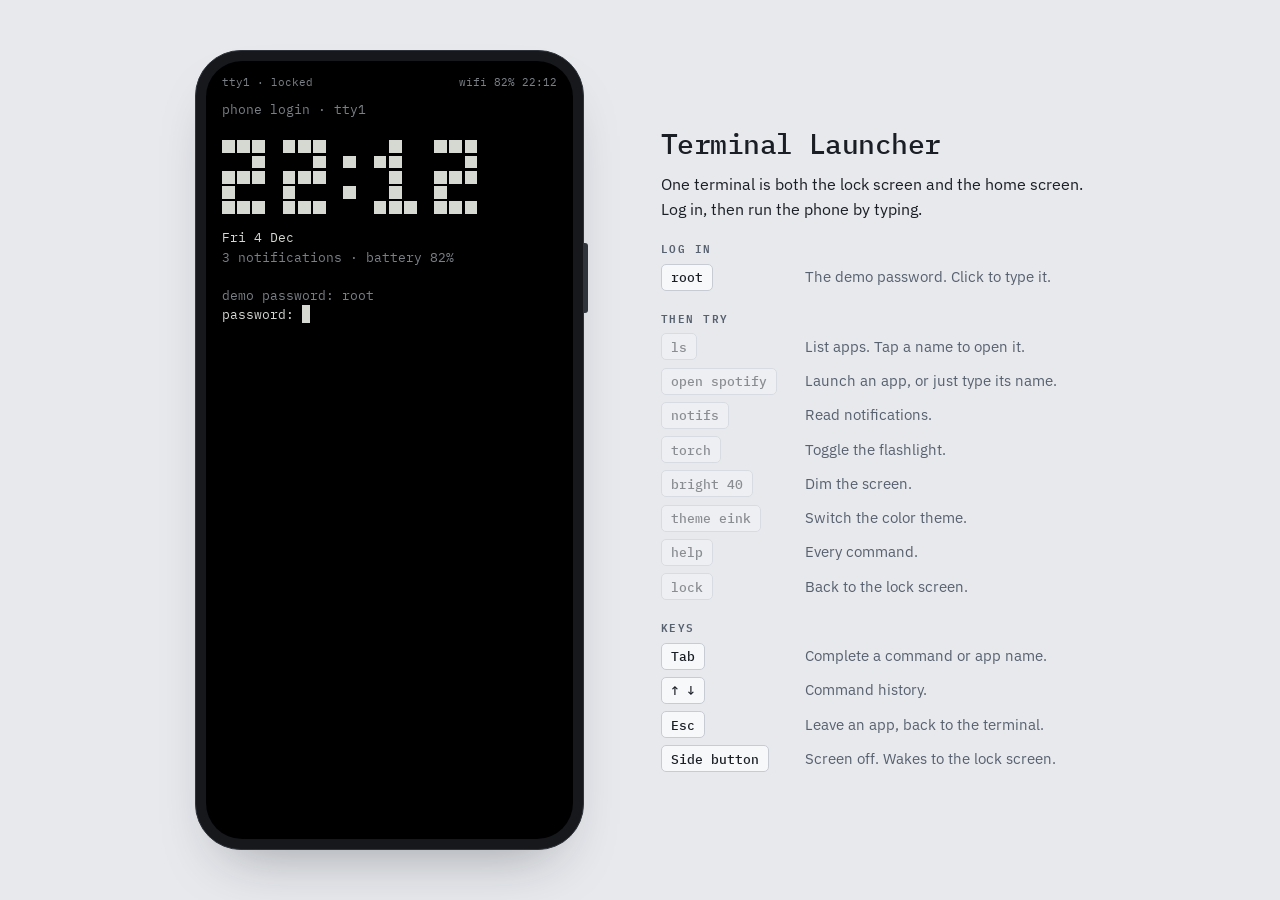
<file: demo/index.html>
<!doctype html>
<meta charset="utf-8">
<meta name="viewport" content="width=device-width, initial-scale=1, viewport-fit=cover, interactive-widget=resizes-content">
<meta name="claude:viewport-fit-sides" content="cover">
<title>Terminal Launcher</title>
<link rel="stylesheet" href="https://fonts.googleapis.com/css2?family=IBM+Plex+Mono:wght@400;500;600&family=IBM+Plex+Sans:wght@400;500;600&display=swap">
<style>
/* Layout: a phone running the launcher sits beside a short cheat sheet.
   At phone width the terminal is the whole page and the cheat sheet goes away. */
:root {
  /* the desk around the phone */
  --desk: #e7e9ed;
  --ink: #1b1f25;
  --ink-soft: #586170;
  --rule: #c7ccd4;
  --key: #f7f8fa;
  --focus: #1c55ad;
  --device: #16181c;
  --device-edge: #30343b;
  --shadow: rgb(20 24 32 / 0.38);

  /* the phone screen: its look belongs to the launcher, not to the page theme */
  --t-bg: #000000;
  --t-fg: #d6d8d2;
  --t-dim: #7b8086;
  --t-line: #2b2e33;
  --t-accent: #f0b45e;
  --t-app: #8fbaf0;
  --t-ok: #a3d18b;
  --t-err: #f58675;
  --app-fg: #f1f3f5;
  --app-soft: #aab1bb;
  --off: #000000;

  --font-mono: "IBM Plex Mono", ui-monospace, "Cascadia Mono", "Roboto Mono", Consolas, Menlo, monospace;
  --font-text: "IBM Plex Sans", system-ui, "Segoe UI", Roboto, sans-serif;
}
@media (prefers-color-scheme: dark) {
  :root:not([data-theme="light"]) {
    --desk: #0e1013; --ink: #e5e7eb; --ink-soft: #9aa2ad; --rule: #2b3037; --key: #191c21;
    --focus: #8fbaf0; --device: #1c1f24; --device-edge: #3b4049; --shadow: rgb(0 0 0 / 0.65);
    color-scheme: dark;
  }
}
:root[data-theme="dark"] {
  --desk: #0e1013; --ink: #e5e7eb; --ink-soft: #9aa2ad; --rule: #2b3037; --key: #191c21;
  --focus: #8fbaf0; --device: #1c1f24; --device-edge: #3b4049; --shadow: rgb(0 0 0 / 0.65);
  color-scheme: dark;
}
/* launcher themes, switched with the `theme` command */
:root[data-term="green"] {
  --t-bg: #010a04; --t-fg: #86e8a0; --t-dim: #4a9460; --t-line: #17472a;
  --t-accent: #d2ffdc; --t-app: #b4f5c4; --t-ok: #d2ffdc; --t-err: #ffb3a3;
}
:root[data-term="amber"] {
  --t-bg: #0b0700; --t-fg: #ffb84d; --t-dim: #a3722f; --t-line: #4d3614;
  --t-accent: #ffe3b0; --t-app: #ffd591; --t-ok: #ffe3b0; --t-err: #ff9478;
}
:root[data-term="eink"] {
  --t-bg: #eceeec; --t-fg: #151716; --t-dim: #666b68; --t-line: #c4c8c5;
  --t-accent: #0d6a5c; --t-app: #1c55ad; --t-ok: #2b7634; --t-err: #b0271f;
}

*, *::before, *::after { box-sizing: border-box; }
[hidden] { display: none !important; }
html { height: 100%; }
body {
  height: 100%; margin: 0;
  background: var(--desk); color: var(--ink);
  font: 15px/1.55 var(--font-text);
}
button { font: inherit; color: inherit; }

.stage {
  height: var(--vvh, 100%);
  display: flex; align-items: center; justify-content: center;
  gap: clamp(28px, 6vw, 88px);
  padding-block: 28px;
  padding-left: max(16px, env(safe-area-inset-left, 0px));
  padding-right: max(16px, env(safe-area-inset-right, 0px));
}

/* ---------- the phone ---------- */
.phone {
  position: relative; flex: none;
  height: min(100%, 800px); aspect-ratio: 9 / 18.5;
  padding: 10px;
  background: var(--device); border: 1px solid var(--device-edge); border-radius: 46px;
  box-shadow: 0 30px 60px -30px var(--shadow);
}
.power {
  position: absolute; left: 100%; top: 24%;
  width: 5px; height: 70px; padding: 0;
  border: 0; border-radius: 0 3px 3px 0;
  background: var(--device-edge); cursor: pointer;
}
.power::after { content: ""; position: absolute; inset: -6px -16px -6px -4px; }
.screen {
  position: relative; height: 100%; overflow: hidden;
  border-radius: 36px;
  background: var(--t-bg); color: var(--t-fg);
  container-type: inline-size;
  font-family: var(--font-mono);
}
.tty {
  position: relative;
  height: 100%; display: flex; flex-direction: column;
  font-size: clamp(11px, 3.6cqw, 15px); line-height: 1.45;
  font-variant-ligatures: none; font-variant-numeric: tabular-nums;
  padding-left: max(16px, env(safe-area-inset-left, 0px));
  padding-right: max(16px, env(safe-area-inset-right, 0px));
}
.status {
  display: flex; justify-content: space-between; gap: 1em;
  padding-block: 1.15em 0.5em;
  color: var(--t-dim); font-size: 0.86em; white-space: nowrap;
}
#st-right { display: flex; gap: 1ch; }
.status .on { color: var(--t-accent); }

.term {
  flex: 1; min-height: 0;
  overflow-y: auto; overscroll-behavior: contain; scrollbar-width: none;
  padding-block: 0.3em 0.6em; cursor: text;
}
.term::-webkit-scrollbar { display: none; }
.ln, .prompt { min-height: 1.45em; white-space: pre-wrap; overflow-wrap: anywhere; }
.dim { color: var(--t-dim); }
.err { color: var(--t-err); }
.ok { color: var(--t-ok); }
.acc, .ps { color: var(--t-accent); }

#cmd-form {
  position: absolute; left: 0; right: 0; bottom: 3.2em; height: 1.45em;
  margin: 0; pointer-events: none;
}
#cmd {
  display: block; width: 100%; height: 100%; margin: 0; padding: 0;
  border: 0; background: transparent; opacity: 0;
  font-size: 16px; caret-color: transparent; cursor: text;
}
.cur { outline: 1px solid var(--t-fg); outline-offset: -1px; }
.screen.focused .cur {
  outline: 0; background: var(--t-fg); color: var(--t-bg);
  animation: blink 1.1s steps(1) infinite;
}
@keyframes blink { 50% { background: transparent; color: inherit; } }

.applink { all: unset; color: var(--t-app); cursor: pointer; }
.applink:hover { text-decoration: underline; }
.applink:focus-visible { outline: 1px solid var(--t-app); outline-offset: 2px; }
.cols { columns: 11ch; column-gap: 2ch; }
.cols .applink { display: block; padding-block: 0.3em; }

/* the lock screen clock: 17 x 5 cells */
.clock {
  --px: min(3.5cqw, 14px);
  display: grid; grid-template-columns: repeat(17, var(--px)); grid-auto-rows: var(--px);
  gap: calc(var(--px) * 0.18);
  margin-block: 1.6em 1.1em;
}
.clock i.on { background: var(--t-fg); }

.suggest {
  display: flex; gap: 0.5em; min-height: 3.2em;
  padding-block: 0.4em 1em;
  overflow-x: auto; scrollbar-width: none;
}
.suggest::-webkit-scrollbar { display: none; }
.chip {
  flex: none; padding: 0.25em 0.7em;
  border: 1px solid var(--t-line); border-radius: 0.35em;
  background: transparent; color: var(--t-fg);
  white-space: nowrap; cursor: pointer;
}
.chip.is-app { color: var(--t-app); }
.chip:hover { border-color: var(--t-dim); }
.chip:focus-visible { outline: 1px solid var(--t-fg); outline-offset: 1px; }

/* stand-in for a launched app */
.app {
  position: absolute; inset: 0; z-index: 2;
  display: flex; flex-direction: column; align-items: center; justify-content: center; gap: 0.9em;
  background: hsl(var(--h, 210) 30% 13%); color: var(--app-fg);
  font-family: var(--font-text); font-size: clamp(12px, 4cqw, 16px);
  animation: rise 0.18s ease-out;
}
@keyframes rise { from { transform: translateY(5%); opacity: 0; } }
.app-tile {
  width: 2.2em; height: 2.2em; display: grid; place-items: center;
  border-radius: 0.55em; background: hsl(var(--h, 210) 45% 46%);
  font: 600 2em/1 var(--font-text);
}
.app-name { font: 500 1.25em/1.2 var(--font-mono); }
.app-note { padding-inline: 2em; color: var(--app-soft); font-size: 0.9em; text-align: center; text-wrap: balance; }
.home {
  position: absolute; left: 0; right: 0; bottom: 0;
  display: grid; justify-items: center; gap: 0.7em;
  padding: 1.2em 0 0.9em; border: 0; background: transparent;
  color: var(--app-soft); font: 0.8em/1 var(--font-mono); cursor: pointer;
}
.home i { width: 34%; height: 5px; border-radius: 3px; background: var(--app-fg); opacity: 0.85; }
.home:focus-visible { outline: 0; }
.home:focus-visible i { outline: 2px solid var(--app-fg); outline-offset: 3px; }

.dimmer {
  position: absolute; inset: 0; z-index: 5; pointer-events: none;
  background: var(--off); opacity: var(--dim, 0); transition: opacity 0.2s;
}
.off {
  position: absolute; inset: 0; z-index: 6;
  width: 100%; border: 0; background: var(--off); cursor: pointer;
}

/* ---------- the cheat sheet ---------- */
.notes {
  flex: 0 1 27rem; min-width: 0; max-height: 100%; overflow-y: auto;
  display: flex; flex-direction: column; gap: 1.3rem;
  padding: 4px; margin: -4px;   /* room for focus rings inside the scroll box */
}
.notes h1 {
  margin: 0; font: 500 1.75rem/1.15 var(--font-mono);
  letter-spacing: -0.02em; text-wrap: balance;
}
.notes h2 {
  margin: 0 0 0.65rem; font: 600 0.7rem/1 var(--font-mono);
  letter-spacing: 0.13em; text-transform: uppercase; color: var(--ink-soft);
}
.notes p { margin: 0; color: var(--ink-soft); }
.notes .lede { margin-top: 0.7rem; font-size: 1.02rem; color: var(--ink); }
.rows { list-style: none; margin: 0; padding: 0; display: grid; gap: 0.45rem; }
.rows li { display: grid; grid-template-columns: 8.2rem 1fr; gap: 0.8rem; align-items: baseline; color: var(--ink-soft); }
.try, kbd {
  justify-self: start;
  padding: 0.28rem 0.55rem;
  border: 1px solid var(--rule); border-radius: 5px;
  background: var(--key); color: var(--ink);
  font: 500 0.84rem/1.2 var(--font-mono);
}
.try { cursor: pointer; text-align: left; }
.try:hover:not(:disabled) { border-color: var(--ink-soft); }
.try:disabled { opacity: 0.45; cursor: default; }
.try:focus-visible, .power:focus-visible, .off:focus-visible { outline: 2px solid var(--focus); outline-offset: 2px; }

@media (max-width: 720px) {
  html, body { overflow: hidden; }
  body { background: var(--t-bg); }
  .stage { gap: 0; padding-block: 0; padding-left: 0; padding-right: 0; }
  .notes, .power { display: none; }
  .phone {
    width: 100%; height: 100%; aspect-ratio: auto;
    padding: 0; border: 0; border-radius: 0; box-shadow: none; background: var(--t-bg);
  }
  .screen { border-radius: 0; }
  .status { padding-top: 0.8em; }
}
@media (prefers-reduced-motion: reduce) {
  .app, .screen.focused .cur { animation: none; }
  .dimmer { transition: none; }
}
</style>

<main class="stage">
  <div class="phone">
    <button class="power" id="power" type="button" aria-label="Power button: turn the screen off or on" title="Power: screen off / on"></button>
    <div class="screen" id="screen">
      <div class="tty">
        <div class="status" aria-hidden="true"><span id="st-left"></span><span id="st-right"></span></div>
        <div class="term" id="term">
          <div id="out" role="log" aria-live="polite"></div>
          <div class="prompt" id="prompt" hidden><span id="ps"></span><span id="typed"></span><span class="cur" id="cur">&nbsp;</span><span id="after"></span></div>
        </div>
        <div class="suggest" id="suggest"></div>
        <!-- The real text field. It is invisible and never hidden, so it keeps focus (and the phone keyboard) between commands. -->
        <form id="cmd-form" autocomplete="off"><input id="cmd" type="text" aria-label="Terminal input" autocomplete="off" autocapitalize="off" autocorrect="off" spellcheck="false" enterkeyhint="go" data-1p-ignore data-lpignore="true"></form>
      </div>
      <div class="app" id="app" hidden>
        <div class="app-tile" id="app-tile"></div>
        <div class="app-name" id="app-name"></div>
        <div class="app-note" id="app-note"></div>
        <button class="home" id="home" type="button" aria-label="Go home to the terminal"><span>home</span><i></i></button>
      </div>
      <div class="dimmer" aria-hidden="true"></div>
      <button class="off" id="off" type="button" aria-label="Wake the screen" hidden></button>
    </div>
  </div>

  <aside class="notes">
    <div>
      <h1>Terminal Launcher</h1>
      <p class="lede">One terminal is both the lock screen and the home screen. Log in, then run the phone by typing.</p>
    </div>
    <section>
      <h2>Log in</h2>
      <ul class="rows">
        <li><button class="try" id="try-pw" type="button">root</button><span id="pw-note">The demo password. Click to type it.</span></li>
      </ul>
    </section>
    <section>
      <h2>Then try</h2>
      <ul class="rows">
        <li><button class="try" type="button" data-cmd="ls">ls</button><span>List apps. Tap a name to open it.</span></li>
        <li><button class="try" type="button" data-cmd="open spotify">open spotify</button><span>Launch an app, or just type its name.</span></li>
        <li><button class="try" type="button" data-cmd="notifs">notifs</button><span>Read notifications.</span></li>
        <li><button class="try" type="button" data-cmd="torch">torch</button><span>Toggle the flashlight.</span></li>
        <li><button class="try" type="button" data-cmd="bright 40">bright 40</button><span>Dim the screen.</span></li>
        <li><button class="try" type="button" data-cmd="theme eink">theme eink</button><span>Switch the color theme.</span></li>
        <li><button class="try" type="button" data-cmd="help">help</button><span>Every command.</span></li>
        <li><button class="try" type="button" data-cmd="lock">lock</button><span>Back to the lock screen.</span></li>
      </ul>
    </section>
    <section>
      <h2>Keys</h2>
      <ul class="rows">
        <li><kbd>Tab</kbd><span>Complete a command or app name.</span></li>
        <li><kbd>&uarr; &darr;</kbd><span>Command history.</span></li>
        <li><kbd>Esc</kbd><span>Leave an app, back to the terminal.</span></li>
        <li><kbd>Side button</kbd><span>Screen off. Wakes to the lock screen.</span></li>
      </ul>
    </section>
  </aside>
</main>

<script>
(() => {
  'use strict';

  const $ = (id) => document.getElementById(id);
  const root = document.documentElement;
  const screenEl = $('screen'), term = $('term'), out = $('out'), promptEl = $('prompt');
  const psEl = $('ps'), typedEl = $('typed'), curEl = $('cur'), afterEl = $('after');
  const input = $('cmd'), suggest = $('suggest'), appEl = $('app'), offEl = $('off');
  const reduceMotion = matchMedia('(prefers-reduced-motion: reduce)').matches;
  const sleep = (ms) => new Promise((r) => setTimeout(r, ms));

  const store = {
    get(key, fallback) {
      try { const v = localStorage.getItem('tl.' + key); return v == null ? fallback : JSON.parse(v); }
      catch { return fallback; }
    },
    set(key, value) { try { localStorage.setItem('tl.' + key, JSON.stringify(value)); } catch {} },
  };

  /* ---------- the pretend phone ---------- */
  const DEFAULT_PW = 'root';
  const THEMES = ['default', 'green', 'amber', 'eink'];
  const APPS = [
    ['browser', 'web', '212M'], ['calculator', 'tools', '4M'], ['calendar', 'tools', '38M'],
    ['camera', 'media', '61M'], ['clock', 'tools', '12M'], ['contacts', 'comms', '18M'],
    ['files', 'tools', '22M'], ['firefox', 'web', '240M'], ['mail', 'comms', '96M'],
    ['maps', 'travel', '180M'], ['messages', 'comms', '54M'], ['music', 'media', '77M'],
    ['notes', 'tools', '9M'], ['phone', 'comms', '31M'], ['photos', 'media', '143M'],
    ['settings', 'system', '-'], ['signal', 'comms', '121M'], ['spotify', 'media', '164M'],
    ['weather', 'tools', '27M'], ['whatsapp', 'comms', '188M'], ['youtube', 'media', '256M'],
  ].map(([name, cat, size]) => ({ name, cat, size }));
  const APP_NAMES = APPS.map((a) => a.name);
  const CATS = [...new Set(APPS.map((a) => a.cat))].sort();
  const CONTACTS = { mom: '555 0142', alex: '555 0117', sam: '555 0199', work: '555 0100' };
  let notifs = [
    { app: 'messages', age: '2m', text: 'Mom: are you coming on Sunday?' },
    { app: 'mail', age: '18m', text: 'Your order has shipped' },
    { app: 'calendar', age: '1h', text: 'Dentist tomorrow at 09:30' },
  ];

  const savedTheme = store.get('theme', 'default');
  const savedAliases = store.get('aliases', null);
  const state = {
    locked: true, off: false,
    wifi: true, bt: false, torch: false,
    vol: 60, bright: 100, battery: 82,
    password: DEFAULT_PW, fails: 0,
    recents: ['messages', 'camera', 'spotify', 'maps'],
    theme: THEMES.includes(savedTheme) ? savedTheme : 'default',
    aliases: savedAliases && typeof savedAliases === 'object' ? savedAliases : { ll: 'ls -l' },
  };

  /* ---------- time ---------- */
  const DAYS = ['Sun', 'Mon', 'Tue', 'Wed', 'Thu', 'Fri', 'Sat'];
  const MONTHS = ['Jan', 'Feb', 'Mar', 'Apr', 'May', 'Jun', 'Jul', 'Aug', 'Sep', 'Oct', 'Nov', 'Dec'];
  const pad = (n) => String(n).padStart(2, '0');
  const hhmm = (d = new Date()) => pad(d.getHours()) + ':' + pad(d.getMinutes());
  const dayLine = (d = new Date()) => `${DAYS[d.getDay()]} ${d.getDate()} ${MONTHS[d.getMonth()]}`;

  const GLYPH = {
    0: '111101101101111', 1: '010110010010111', 2: '111001111100111', 3: '111001111001111',
    4: '101101111001001', 5: '111100111001111', 6: '111100111101111', 7: '111001001001001',
    8: '111101111101111', 9: '111101111001111', ':': '01010',
  };
  function clockCells(text) {
    const rows = [[], [], [], [], []];
    [...text].forEach((ch, i) => {
      const g = GLYPH[ch], w = g.length / 5;
      for (let r = 0; r < 5; r++) {
        if (i) rows[r].push(false);
        for (let c = 0; c < w; c++) rows[r].push(g[r * w + c] === '1');
      }
    });
    return rows.flat();
  }
  function renderClock(node) {
    const t = hhmm();
    if (node.dataset.t === t) return;
    node.dataset.t = t;
    node.setAttribute('aria-label', t);
    const cells = clockCells(t);
    if (!node.childElementCount) for (let i = 0; i < cells.length; i++) node.append(document.createElement('i'));
    cells.forEach((on, i) => node.children[i].classList.toggle('on', on));
  }

  /* ---------- output ---------- */
  function el(tag, cls, text) {
    const e = document.createElement(tag);
    if (cls) e.className = cls;
    if (text != null) e.textContent = text;
    return e;
  }
  function scrollEnd() { term.scrollTop = term.scrollHeight; }
  function add(node) {
    out.append(node);
    while (out.childElementCount > 400) out.firstElementChild.remove();
    scrollEnd();
    return node;
  }
  function print(text = '', cls = '') { return add(el('div', ('ln ' + cls).trim(), text)); }
  function clear() { out.replaceChildren(); }

  function appLink(name) {
    const b = el('button', 'applink', name);
    b.type = 'button';
    b.addEventListener('click', () => runTapped('open ' + name));
    return b;
  }
  function printApps(list, long) {
    if (!long) {
      const box = el('div', 'cols');
      list.forEach((a) => box.append(appLink(a.name)));
      return add(box);
    }
    print(`total ${list.length}`, 'dim');
    for (const a of list) {
      const l = el('div', 'ln');
      l.append(appLink(a.name), ' '.repeat(12 - a.name.length) + a.cat.padEnd(8) + a.size.padStart(5));
      add(l);
    }
  }

  /* ---------- the input line ---------- */
  const LOCK = Symbol('lock'), CANCEL = Symbol('cancel');
  let reader = null;      // the pending readLine, if the terminal is waiting for input
  let appOpen = null;     // the pending launch, while an app covers the terminal
  let typing = false;     // a cheat-sheet button is typing into the terminal
  const hist = [];
  let histIdx = -1, draft = '';

  function focusInput() { input.focus({ preventScroll: true }); }
  function renderInput() {
    if (!reader) return;
    const v = input.value;
    const shown = reader.mask ? '*'.repeat(v.length) : v;
    const pos = Math.min(input.selectionStart ?? v.length, v.length);
    typedEl.textContent = shown.slice(0, pos);
    curEl.textContent = shown.slice(pos, pos + 1) || ' ';
    afterEl.textContent = shown.slice(pos + 1);
    if (!reduceMotion) { curEl.style.animation = 'none'; void curEl.offsetWidth; curEl.style.animation = ''; }
  }
  function setInput(v) {
    input.value = v;
    try { input.setSelectionRange(v.length, v.length); } catch {}
    renderInput();
    updateSuggest();
    scrollEnd();
  }
  function readLine(ps, { mask = false, kind = 'ask' } = {}) {
    const type = mask ? 'password' : 'text';
    if (input.type !== type) input.type = type;
    psEl.textContent = ps;
    psEl.className = kind === 'shell' ? 'ps' : '';
    promptEl.hidden = false;
    return new Promise((resolve, reject) => {
      reader = { resolve, reject, mask, kind, ps };
      setInput('');
    });
  }
  function echo(r, text) {
    const l = el('div', 'ln');
    l.append(el('span', r.kind === 'shell' ? 'ps' : '', r.ps), text);
    add(l);
  }
  function endRead() {
    const r = reader;
    reader = null;
    input.value = '';
    promptEl.hidden = true;
    suggest.replaceChildren();
    return r;
  }
  function submit() {
    if (!reader) return;
    const value = input.value;
    const r = endRead();
    echo(r, r.mask ? '' : value);
    r.resolve(value);
  }
  function cancelLine() {
    if (!reader) return;
    if (reader.kind === 'login') return setInput('');
    echo(reader, (reader.mask ? '' : input.value) + '^C');
    if (reader.kind === 'ask') endRead().reject(CANCEL);
    else { histIdx = -1; setInput(''); }
  }
  function histMove(dir) {            // dir 1 = older, -1 = newer
    if (!hist.length) return;
    if (histIdx === -1) {
      if (dir < 0) return;
      draft = input.value;
      histIdx = hist.length;
    }
    histIdx = Math.max(0, Math.min(hist.length, histIdx - dir));
    const atDraft = histIdx === hist.length;
    setInput(atDraft ? draft : hist[histIdx]);
    if (atDraft) histIdx = -1;
  }

  /* ---------- completion: Tab on a keyboard, the chip row on a phone ---------- */
  function getCandidates(v) {
    if (!reader || reader.kind !== 'shell') return null;
    const start = v.search(/\S*$/);
    const p = v.slice(start).toLowerCase();
    const before = v.slice(0, start).trim().split(/\s+/).filter(Boolean);
    const starts = (list) => list.filter((s) => s.startsWith(p));
    const as = (list, kind) => list.map((text) => ({ text, kind }));
    let items = [];
    if (!before.length) {
      if (!p) items = as(state.recents, 'app');
      else {
        const cmds = [...COMMANDS.values()].filter((c) => c.group).map((c) => c.name);
        items = [...as(starts([...cmds, ...Object.keys(state.aliases)]), 'cmd'), ...as(starts(APP_NAMES), 'app')];
      }
    } else if (before.length === 1) {
      const c = before[0].toLowerCase();
      if (c === 'open') {
        const pre = starts(APP_NAMES);
        items = as(!p ? state.recents : pre.length ? pre : APP_NAMES.filter((s) => s.includes(p)), 'app');
      } else if (c === 'ls') items = as(starts(['-l', ...CATS]), 'arg');
      else if (c === 'call' || c === 'sms') items = as(starts(Object.keys(CONTACTS)), 'arg');
      else if (c === 'theme') items = as(starts(THEMES), 'arg');
      else if (c === 'torch' || c === 'wifi' || c === 'bt') items = as(starts(['on', 'off']), 'arg');
      else if (c === 'notifs') items = as(starts(['clear']), 'arg');
      else if (c === 'unalias') items = as(starts(Object.keys(state.aliases)), 'arg');
    }
    return { start, p, items };
  }
  function updateSuggest() {
    suggest.replaceChildren();
    const c = getCandidates(input.value);
    if (!c) return;
    for (const it of c.items.slice(0, 8)) {
      const b = el('button', 'chip is-' + it.kind, it.text);
      b.type = 'button';
      b.addEventListener('click', () => pick(c, it));
      suggest.append(b);
    }
  }
  function pick(c, it) {
    if (!reader || reader.kind !== 'shell' || typing) return;
    const v = input.value.slice(0, c.start) + it.text;
    if (it.kind === 'app') { setInput(v); submit(); }   // an app chip launches, like tapping it in `ls`
    else setInput(v + ' ');
    focusInput();
  }
  function complete() {
    const c = getCandidates(input.value);
    if (!c || !c.p || !c.items.length) return;
    const head = input.value.slice(0, c.start);
    if (c.items.length === 1) return setInput(head + c.items[0].text + ' ');
    const texts = c.items.map((i) => i.text).filter((t) => t.startsWith(c.p));
    if (!texts.length) return;
    let common = texts[0];
    for (const t of texts) while (!t.startsWith(common)) common = common.slice(0, -1);
    if (common.length > c.p.length) setInput(head + common);
  }

  /* ---------- status line and cheat sheet ---------- */
  function syncStatus() {
    $('st-left').textContent = 'tty1 · ' + (state.locked ? 'locked' : 'home');
    const r = $('st-right');
    r.replaceChildren();
    if (state.torch) r.append(el('span', 'on', 'torch'));
    if (state.wifi) r.append(el('span', '', 'wifi'));
    if (state.bt) r.append(el('span', '', 'bt'));
    r.append(el('span', '', state.battery + '%'), el('span', '', hhmm()));
  }
  function syncChrome() {
    syncStatus();
    const busy = state.locked || !!appOpen;
    document.querySelectorAll('.try[data-cmd]').forEach((b) => { b.disabled = busy; });
    const changed = state.password !== DEFAULT_PW;
    $('try-pw').disabled = !state.locked || changed;
    $('pw-note').textContent = changed
      ? 'You changed the password. Reload the page to reset it.'
      : 'The demo password. Click to type it.';
  }
  function setTheme(t) {
    state.theme = t;
    if (t === 'default') delete root.dataset.term; else root.dataset.term = t;
    store.set('theme', t);
  }
  function applyBright() {
    screenEl.style.setProperty('--dim', ((100 - state.bright) / 100 * 0.78).toFixed(3));
  }

  /* ---------- apps ---------- */
  function resolveApp(q) {
    q = q.toLowerCase();
    const exact = APPS.filter((a) => a.name === q);
    if (exact.length) return exact;
    const pre = APPS.filter((a) => a.name.startsWith(q));
    return pre.length ? pre : APPS.filter((a) => a.name.includes(q));
  }
  function hue(name) {
    let h = 0;
    for (const ch of name) h = (h * 31 + ch.charCodeAt(0)) % 360;
    return h;
  }
  function launch(app, note, logLine) {
    print(logLine || `opening ${app.name}`, 'dim');
    state.recents = [app.name, ...state.recents.filter((n) => n !== app.name)].slice(0, 4);
    $('app-tile').textContent = app.name[0].toUpperCase();
    $('app-name').textContent = app.name;
    $('app-note').textContent = note || 'A stand-in for the real app. The launcher steps aside until you come home.';
    appEl.style.setProperty('--h', hue(app.name));
    return new Promise((resolve, reject) => {
      appOpen = { resolve, reject };
      appEl.hidden = false;
      syncChrome();
      $('home').focus({ preventScroll: true });
    });
  }
  function goHome() {
    if (!appOpen) return;
    const a = appOpen;
    appOpen = null;
    appEl.hidden = true;
    syncChrome();
    a.resolve();
    focusInput();
  }

  /* ---------- commands ---------- */
  const COMMANDS = new Map();
  const def = (name, group, usage, desc, run) => COMMANDS.set(name, { name, group, usage, desc, run });
  const tokenize = (line) => (line.match(/"[^"]*"|'[^']*'|\S+/g) || []).map((t) => t.replace(/^(["'])(.*)\1$/, '$2'));
  const afterFirst = (line) => line.trim().replace(/^\S+\s*/, '');
  const ask = (ps, mask) => readLine(ps, { mask, kind: 'ask' });

  const toggle = (key, label) => (args) => {
    const a = (args[0] || '').toLowerCase();
    if (a && a !== 'on' && a !== 'off') return print(`${key}: expected on or off`, 'err');
    state[key] = a ? a === 'on' : !state[key];
    syncStatus();
    print(`${label} ${state[key] ? 'on' : 'off'}`);
  };
  const level = (key, label, apply) => (args) => {
    if (args.length) {
      if (!/^\d{1,3}$/.test(args[0]) || Number(args[0]) > 100) return print(`${key}: expected a number from 0 to 100`, 'err');
      state[key] = Number(args[0]);
      if (apply) apply();
    }
    const filled = Math.round(state[key] / 10);
    print(`${label} ${String(state[key]).padStart(3)}  [${'#'.repeat(filled)}${'-'.repeat(10 - filled)}]`);
  };

  def('ls', 'apps', 'ls [-l] [text]', 'list apps', (args) => {
    const long = args.includes('-l');
    const q = (args.find((a) => !a.startsWith('-')) || '').toLowerCase();
    const list = q ? APPS.filter((a) => a.name.includes(q) || a.cat === q) : APPS;
    if (!list.length) return print(`ls: no apps match '${q}'`, 'err');
    printApps(list, long);
  });
  def('open', 'apps', 'open <app>', 'launch an app', (args) => {
    if (!args.length) return print('usage: open <app>', 'err');
    const found = resolveApp(args[0]);
    if (!found.length) return print(`open: no app matches '${args[0]}'`, 'err');
    if (found.length > 1) { print(`open: '${args[0]}' matches ${found.length} apps`, 'dim'); return printApps(found); }
    return launch(found[0]);
  });

  def('notifs', 'phone', 'notifs [clear]', 'notifications', (args) => {
    if (args[0] === 'clear') {
      const n = notifs.length;
      notifs = [];
      return print(n ? `cleared ${n}` : 'nothing to clear', 'dim');
    }
    if (args.length) return print('usage: notifs [clear]', 'err');
    if (!notifs.length) return print('no notifications', 'dim');
    for (const n of notifs) {
      const l = el('div', 'ln');
      l.append(appLink(n.app), el('span', 'dim', `  ${n.age} ago`));
      add(l);
      print('  ' + n.text);
    }
  });
  def('call', 'phone', 'call <name>', 'start a call', (args, rest) => {
    if (!args.length) {
      print('contacts', 'dim');
      for (const [name, num] of Object.entries(CONTACTS)) print(name.padEnd(8) + num);
      return;
    }
    const who = args[0].toLowerCase();
    const num = CONTACTS[who] || (/^\+?[\d\s-]{3,}$/.test(rest) ? rest : '');
    if (!num) return print(`call: no contact named '${args[0]}'`, 'err');
    const label = CONTACTS[who] ? `${who} (${num})` : num;
    return launch(APPS.find((a) => a.name === 'phone'), `Calling ${label}`, `calling ${label}`);
  });
  def('sms', 'phone', 'sms <name> <msg>', 'send a text', (args, rest) => {
    const who = (args[0] || '').toLowerCase();
    const msg = afterFirst(rest);
    if (!who || !msg) return print('usage: sms <name> <message>', 'err');
    if (!CONTACTS[who]) return print(`sms: no contact named '${args[0]}'`, 'err');
    print(`to ${who} (${CONTACTS[who]}): ${msg}`, 'dim');
    print('sent', 'ok');
  });
  def('torch', 'phone', 'torch [on|off]', 'flashlight', toggle('torch', 'torch'));
  def('wifi', 'phone', 'wifi [on|off]', 'wi-fi', toggle('wifi', 'wifi'));
  def('bt', 'phone', 'bt [on|off]', 'bluetooth', toggle('bt', 'bluetooth'));
  def('vol', 'phone', 'vol [0-100]', 'media volume', level('vol', 'volume'));
  def('bright', 'phone', 'bright [0-100]', 'brightness', level('bright', 'brightness', applyBright));
  def('battery', 'phone', 'battery', 'charge level', () => print(`${state.battery}%  discharging, about 9h left`));

  def('date', 'system', 'date', 'date and time', () => {
    const d = new Date();
    print(`${dayLine(d)} ${d.getFullYear()} ${hhmm(d)}:${pad(d.getSeconds())}`);
  });
  def('theme', 'system', 'theme [name]', 'color theme', (args) => {
    if (!args.length) return print(THEMES.map((t) => (t === state.theme ? `[${t}]` : t)).join('  '));
    const t = args[0].toLowerCase();
    if (!THEMES.includes(t)) return print(`theme: no theme '${args[0]}'. Try ${THEMES.join(', ')}`, 'err');
    setTheme(t);
    print(`theme ${t}`);
  });
  def('alias', 'system', 'alias [n=cmd]', 'shortcuts', (args, rest) => {
    if (!rest) {
      const names = Object.keys(state.aliases).sort();
      if (!names.length) return print('no aliases. Add one: alias s=open spotify', 'dim');
      names.forEach((n) => print(`${n}='${state.aliases[n]}'`));
      return;
    }
    const m = rest.match(/^([A-Za-z][\w-]*)=(.*)$/);
    const value = m ? m[2].trim().replace(/^(["'])(.*)\1$/, '$2').trim() : '';
    if (!m || !value) return print('usage: alias name=command', 'err');
    const name = m[1].toLowerCase();
    if (COMMANDS.has(name)) return print(`alias: '${name}' is a built-in command`, 'err');
    state.aliases[name] = value;
    store.set('aliases', state.aliases);
    print(`${name}='${value}'`);
  });
  def('unalias', null, 'unalias <name>', 'remove a shortcut', (args) => {
    const name = (args[0] || '').toLowerCase();
    if (!Object.hasOwn(state.aliases, name)) return print(`unalias: no alias '${args[0] || ''}'`, 'err');
    delete state.aliases[name];
    store.set('aliases', state.aliases);
  });
  def('history', 'system', 'history', 'past commands', () => {
    const from = Math.max(0, hist.length - 20);
    hist.slice(from).forEach((h, i) => print(String(from + i + 1).padStart(3) + '  ' + h));
  });
  def('passwd', 'system', 'passwd', 'change password', async () => {
    if ((await ask('current password: ', true)) !== state.password) return print('passwd: wrong password', 'err');
    const next = await ask('new password: ', true);
    if (!next) return print('passwd: password unchanged', 'err');
    if ((await ask('retype new password: ', true)) !== next) return print('passwd: passwords do not match', 'err');
    state.password = next;
    syncChrome();
    print('password updated', 'ok');
  });
  def('clear', 'system', 'clear', 'clear the screen', clear);
  def('lock', 'system', 'lock', 'lock the phone', () => LOCK);
  def('help', 'system', 'help', 'this list', () => {
    const row = (usage, desc) => {
      const l = el('div', 'ln');
      l.append(usage.padEnd(17), el('span', 'dim', desc));
      add(l);
    };
    for (const g of ['apps', 'phone', 'system']) {
      print(g, 'acc');
      for (const c of COMMANDS.values()) if (c.group === g) row(c.usage, c.desc);
      if (g === 'apps') row('<app>', 'same, name alone');
    }
    print('Tab completes. Up arrow recalls.', 'dim');
  });
  def('exit', null, '', '', () => LOCK);
  def('logout', null, '', '', () => LOCK);
  def('?', null, '', '', () => COMMANDS.get('help').run());

  function distance(a, b) {
    const row = Array.from({ length: b.length + 1 }, (_, i) => i);
    for (let i = 1; i <= a.length; i++) {
      let prev = row[0];
      row[0] = i;
      for (let j = 1; j <= b.length; j++) {
        const keep = row[j];
        row[j] = Math.min(row[j] + 1, row[j - 1] + 1, prev + (a[i - 1] === b[j - 1] ? 0 : 1));
        prev = keep;
      }
    }
    return row[b.length];
  }
  function nearest(word) {
    const names = [...[...COMMANDS.values()].filter((c) => c.group).map((c) => c.name), ...APP_NAMES];
    if (word.length >= 2) {
      const pre = names.find((n) => n.startsWith(word));
      if (pre) return pre;
    }
    let best = '', bestD = word.length <= 3 ? 2 : 3;   // one slip in a short word, two in a longer one
    for (const n of names) {
      const d = distance(word, n);
      if (d < bestD) { best = n; bestD = d; }
    }
    return best;
  }
  async function exec(line) {
    let toks = tokenize(line);
    const first = (toks[0] || '').toLowerCase();
    if (Object.hasOwn(state.aliases, first)) {
      line = (state.aliases[first] + ' ' + afterFirst(line)).trim();
      toks = tokenize(line);
    }
    const name = (toks[0] || '').toLowerCase(), args = toks.slice(1);
    const cmd = COMMANDS.get(name);
    if (cmd) return cmd.run(args, afterFirst(line));
    const app = APPS.find((a) => a.name === name);
    if (app && !args.length) return launch(app);
    print(`${toks[0]}: command not found`, 'err');
    const guess = nearest(name);
    if (guess) print(`did you mean '${guess}'?`, 'dim');
  }

  /* ---------- lock screen and shell ---------- */
  function drawLock(note) {
    clear();
    print('phone login · tty1', 'dim');
    const c = el('div', 'clock');
    c.setAttribute('role', 'img');
    renderClock(c);
    add(c);
    print(dayLine());
    const n = notifs.length;
    print(`${n ? `${n} notification${n === 1 ? '' : 's'}` : 'no notifications'} · battery ${state.battery}%`, 'dim');
    print('');
    if (state.password === DEFAULT_PW) print(`demo password: ${DEFAULT_PW}`, 'dim');
    if (note) print(note, 'err');
  }
  async function lockScreen() {
    state.locked = true;
    syncChrome();
    let note = '';
    for (;;) {
      drawLock(note);
      const pw = await readLine('password: ', { mask: true, kind: 'login' });
      const ok = pw === state.password;
      await sleep(ok ? 120 : 550);
      if (ok) { state.fails = 0; return; }
      state.fails++;
      note = 'Login incorrect';
      if (state.fails % 3 === 0) {
        drawLock(note);
        const l = print('', 'err');
        for (let s = 5; s > 0; s--) { l.textContent = `Too many attempts. Wait ${s}s`; await sleep(1000); }
        note = '';
      }
    }
  }
  async function shell(lastLogin) {
    state.locked = false;
    syncChrome();
    clear();
    print(`Last login: ${dayLine(lastLogin)} ${hhmm(lastLogin)} on tty1`, 'dim');
    const n = notifs.length;
    print((n ? `${n} notification${n === 1 ? '' : 's'}. ` : '') + 'Type help for commands.', 'dim');
    print('');
    for (;;) {
      try {
        const line = (await readLine('$ ', { kind: 'shell' })).trim();
        if (!line) continue;
        if (hist[hist.length - 1] !== line) hist.push(line);
        histIdx = -1;
        if ((await exec(line)) === LOCK) return;
      } catch (e) {
        if (e === LOCK) return;
        if (e !== CANCEL) print(String((e && e.message) || e), 'err');
      }
    }
  }
  function forceLock() {
    if (appOpen) {
      const a = appOpen;
      appOpen = null;
      appEl.hidden = true;
      a.reject(LOCK);
    } else if (reader) endRead().reject(LOCK);
  }
  function screenOff() {
    state.off = true;
    offEl.hidden = false;
    input.blur();
    if (state.locked) setInput(''); else forceLock();
  }
  function wake() {
    state.off = false;
    offEl.hidden = true;
    focusInput();
  }

  /* ---------- events ---------- */
  function runTapped(cmd) {
    if (!reader || reader.kind !== 'shell' || typing) return;
    setInput(cmd);
    submit();
  }
  async function typeAndRun(text, kind) {
    if (typing || state.off || !reader || reader.kind !== kind) return;
    const r = reader;
    typing = true;
    focusInput();
    setInput('');
    if (reduceMotion) setInput(text);
    else for (const ch of text) {
      if (reader !== r) break;
      setInput(input.value + ch);
      await sleep(30);
    }
    typing = false;
    if (reader === r) submit();
  }

  input.addEventListener('input', () => { histIdx = -1; renderInput(); updateSuggest(); scrollEnd(); });
  input.addEventListener('keyup', renderInput);
  input.addEventListener('focus', () => screenEl.classList.add('focused'));
  input.addEventListener('blur', () => screenEl.classList.remove('focused'));
  document.addEventListener('selectionchange', () => { if (document.activeElement === input) renderInput(); });
  $('cmd-form').addEventListener('submit', (e) => { e.preventDefault(); submit(); });
  input.addEventListener('keydown', (e) => {
    if (e.isComposing) return;
    if (e.key === 'Enter') { e.preventDefault(); submit(); return; }
    if (!reader) return;
    const sh = reader.kind === 'shell';
    if (e.key === 'Tab') { e.preventDefault(); if (sh) complete(); }
    else if (e.key === 'ArrowUp' || e.key === 'ArrowDown') { e.preventDefault(); if (sh) histMove(e.key === 'ArrowUp' ? 1 : -1); }
    else if (e.ctrlKey && !e.altKey && !e.metaKey) {
      const k = e.key.toLowerCase();
      if (k === 'l') { e.preventDefault(); if (!state.locked) clear(); }
      else if (k === 'u') { e.preventDefault(); setInput(''); }
      else if (k === 'c' && input.selectionStart === input.selectionEnd) { e.preventDefault(); cancelLine(); }
    }
  });
  document.addEventListener('keydown', (e) => {
    if (state.off) {
      // Enter or Space on the power button already toggles through its click
      const onButton = e.target instanceof Element && e.target.closest('.power, .off');
      if (onButton && (e.key === 'Enter' || e.key === ' ')) return;
      e.preventDefault();
      wake();
      return;
    }
    if (e.key === 'Escape' && appOpen) { goHome(); return; }
    // typing anywhere on the page lands in the terminal
    if (e.target !== input && !appOpen && e.key.length === 1 && e.key !== ' ' && !e.ctrlKey && !e.metaKey && !e.altKey) focusInput();
  });
  screenEl.addEventListener('mousedown', (e) => {
    if (e.target.closest('.chip, .applink')) e.preventDefault();   // keep the keyboard up on a phone
  });
  screenEl.addEventListener('click', (e) => {
    if (state.off || appOpen || e.target.closest('button')) return;
    if (String(getSelection())) return;                            // let people select output to copy
    focusInput();
  });
  $('home').addEventListener('click', goHome);
  $('power').addEventListener('click', () => (state.off ? wake() : screenOff()));
  offEl.addEventListener('click', wake);
  $('try-pw').addEventListener('click', () => typeAndRun(state.password, 'login'));
  document.querySelectorAll('.try[data-cmd]').forEach((b) => b.addEventListener('click', () => typeAndRun(b.dataset.cmd, 'shell')));

  // keep the prompt above an on-screen keyboard that overlays the page instead of resizing it
  if (window.visualViewport) {
    const vv = window.visualViewport;
    const fit = () => {
      const covered = window.innerHeight - vv.height > 80;
      root.style.setProperty('--vvh', covered ? vv.height + 'px' : '');
      if (covered) window.scrollTo(0, 0);
      scrollEnd();
    };
    vv.addEventListener('resize', fit);
  }
  window.addEventListener('resize', scrollEnd);

  let shownMinute = hhmm();
  setInterval(() => {
    if (hhmm() === shownMinute) return;
    shownMinute = hhmm();
    syncStatus();
    const c = out.querySelector('.clock');
    if (c) renderClock(c);
  }, 1000);

  /* ---------- boot ---------- */
  setTheme(state.theme);
  applyBright();
  (async () => {
    let lastLogin = new Date();
    for (;;) {
      const p = lockScreen();
      if (!state.off) focusInput();
      await p;
      const now = new Date();
      await shell(lastLogin);
      lastLogin = now;
    }
  })();
})();
</script>
</file>
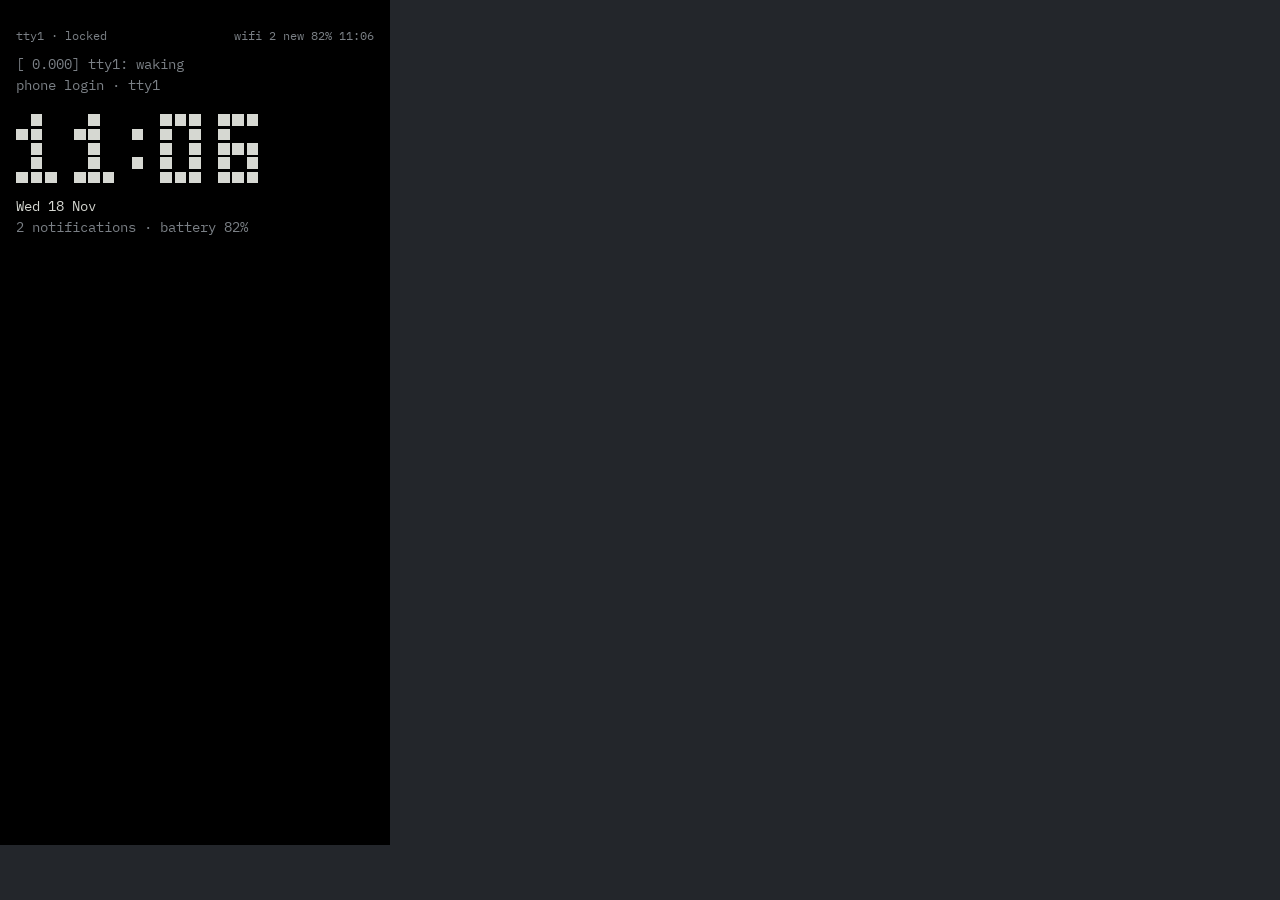
<file: demo/looks/dev.html>
<!doctype html>
<meta charset="utf-8">
<meta name="viewport" content="width=device-width, initial-scale=1">
<title>look bench</title>
<!--
  One look on one phone, for working on it.
    dev.html?look=stock                 plays from waking, round and round
    dev.html?look=stock&scene=granted   plays from a scene: wake, lock, granted, use, launch, off
    dev.html?look=stock&still=home      a scene at rest: lock, home, use
    &w=390                              the phone's width in px
  window.__ready is true once the fonts are in and the phone is drawn.
-->
<link rel="stylesheet" href="src/base.css">
<style>
  html, body { margin: 0; background: #23262b; }
  #host { width: 390px; }
</style>
<div id="host"></div>
<script src="src/engine.js"></script>
<script>
  const q = new URLSearchParams(location.search);
  const id = q.get('look') || 'stock';
  document.write('<link rel="stylesheet" href="src/skins/' + id + '.css">');
  document.write('<script src="src/skins/' + id + '.js"><\/script>');
</script>
<script>
  (async function () {
    const host = document.getElementById('host');
    host.style.width = (q.get('w') || 390) + 'px';
    const look = TL.get(id);
    if (!look) { document.body.append('no look called ' + id + ': src/skins/' + id + '.js did not register it'); return; }
    if (look.fonts && look.fonts.length) {
      const link = document.createElement('link');
      link.rel = 'stylesheet';
      link.href = 'https://fonts.googleapis.com/css2?' + look.fonts.map((f) => 'family=' + f).join('&') + '&display=swap';
      document.head.append(link);
      await new Promise((done) => { link.onload = done; link.onerror = done; setTimeout(done, 4000); });
    }
    // A face is only fetched once something uses it: lay a still out first so every face is asked for.
    const probe = TL.create(host, id, { still: true });
    await probe.still('use');
    try { await Promise.race([document.fonts.ready, new Promise((r) => setTimeout(r, 4000))]); } catch (e) { /* no font loading here */ }
    probe.destroy();

    const still = q.get('still');
    const player = TL.create(host, id, { still: !!still });
    window.player = player;
    if (still) await player.still(still); else player.play(q.get('scene') || 'wake');
    window.__ready = true;
  })();
</script>
</file>
<file: demo/looks/src/base.css>
/*
 * The phone's structure, shared by every look. A look restyles all of it from its own stylesheet,
 * scoped to .tl[data-look="its-id"].
 *
 * Everything is sized from the phone's width, so a phone drawn small is the same picture, smaller:
 * inside .tl-screen use em (1em is 3.6% of the phone's width), in the layers use cqw and cqh.
 */
.tl {
  /* a look's palette and type */
  --bg: #000000; --fg: #d6d8d2; --dim: #7b8086; --line: #2b2e33;
  --accent: #f0b45e; --app: #8fbaf0; --ok: #a3d18b; --err: #f58675;
  --font: ui-monospace, "Cascadia Mono", "Roboto Mono", Consolas, Menlo, monospace;
  --weight: 400;
  --lh: 1.5;
  --pad: 4.2cqw;

  position: relative; display: block; width: 100%; aspect-ratio: 9 / 19.5;
  overflow: hidden; isolation: isolate; container-type: size;
  background: var(--bg); color: var(--fg);
  text-align: left; user-select: none; -webkit-user-select: none;
}
.tl *, .tl *::before, .tl *::after { box-sizing: border-box; }
.tl [hidden] { display: none !important; }

/* three layers: behind the text, the text, over the text */
.tl-bg, .tl-fx { position: absolute; inset: 0; pointer-events: none; overflow: hidden; }
.tl-bg { z-index: 0; }
.tl-fx { z-index: 3; }
.tl-screen {
  position: absolute; inset: 0; z-index: 1;
  display: flex; flex-direction: column;
  padding: 7cqw var(--pad) 3.5cqw;
  font: var(--weight) 3.6cqw/var(--lh) var(--font);
  font-variant-ligatures: none; font-variant-numeric: tabular-nums;
  letter-spacing: 0;
}
.tl[data-scene="off"] .tl-screen { visibility: hidden; }

.tl-status {
  flex: none; display: flex; justify-content: space-between; gap: 1em;
  padding-bottom: 0.7em;
  color: var(--dim); font-size: 0.86em; white-space: nowrap;
}
.tl-body { flex: 1; min-height: 0; display: flex; flex-direction: column; }
/* Only as tall as its lines, so the prompt follows the last line until the page is full. */
.tl-lines { flex: 0 1 auto; min-height: 0; overflow: hidden; }
.tl-line { min-height: calc(var(--lh) * 1em); white-space: pre-wrap; overflow-wrap: anywhere; }
.tl-line.is-tap { padding-block: 0.28em; }

.tl .s-dim { color: var(--dim); }
.tl .s-accent { color: var(--accent); }
.tl .s-app { color: var(--app); }
.tl .s-ok { color: var(--ok); }
.tl .s-err { color: var(--err); }

/* a line as it arrives: printed left to right. At rest a line is simply there. */
.tl-line.tl-in { animation: tl-print 0.18s steps(14) backwards; }
@keyframes tl-print { from { clip-path: inset(0 100% 0 0); } }

/* the lock screen's clock: 17 by 5 cells */
.tl-clock { padding-block: 1.3em 0.9em; }
.tl-clock-grid { display: grid; grid-template-columns: repeat(17, 1fr); gap: 0.7cqw; width: 62cqw; }
.tl-clock-grid i { display: block; aspect-ratio: 1; }
.tl-clock-grid i.on { background: var(--fg); }

/* a labelled bar of 14 cells */
.tl-gauge { display: flex; align-items: center; white-space: pre; }
.tl-gauge-label { flex: none; width: 6ch; color: var(--dim); }
.tl-gauge-bar { flex: none; display: grid; grid-template-columns: repeat(14, 1fr); gap: 0.2em; width: 12.6ch; height: 0.8em; }
.tl-gauge-bar i { display: block; background: var(--line); }
.tl-gauge-bar i.on { background: var(--fg); }
.tl-gauge.is-alert .tl-gauge-bar i.on { background: var(--err); }
.tl-gauge-note { margin-left: 1ch; color: var(--dim); }
.tl-gauge.is-alert .tl-gauge-note { color: var(--err); }
.tl-gauge.tl-in { animation: none; }
.tl-gauge.tl-in .tl-gauge-bar i.on { animation: tl-cell 0.01s linear backwards; animation-delay: calc(var(--i) * 28ms); }
.tl-gauge.tl-in .tl-gauge-note { animation: tl-cell 0.01s linear backwards; animation-delay: calc(var(--filled) * 28ms); }
@keyframes tl-cell { from { opacity: 0; } }

/* app names in three columns, filled down each column like ls */
.tl-grid { display: grid; grid-auto-flow: column; grid-template-columns: repeat(3, 1fr); grid-template-rows: repeat(var(--rows, 6), auto); }
.tl-app { color: var(--app); padding-block: 0.3em; white-space: nowrap; overflow: hidden; text-overflow: ellipsis; }
.tl-grid.tl-in { animation: none; }
.tl-grid.tl-in .tl-app { animation: tl-rise 0.32s cubic-bezier(.2,.7,.2,1) backwards; animation-delay: calc(var(--col) * 110ms + var(--row) * 45ms); }
@keyframes tl-rise { from { opacity: 0; transform: translateY(0.4em); } }

/* a notification that arrived while the terminal was open */
.tl-note { margin-block: 0.35em; padding-left: 0.8em; border-left: 0.18em solid var(--accent); }
.tl-note-app { color: var(--accent); margin-right: 1ch; }

.tl-launch-text { color: var(--app); }
.tl-spin { display: inline-block; width: 0.5em; height: 0.5em; margin-left: 1ch; border: 0.1em solid var(--app); border-top-color: transparent; border-radius: 50%; animation: tl-turn 0.6s linear infinite; }
@keyframes tl-turn { to { transform: rotate(1turn); } }

.tl-prompt { flex: none; min-height: calc(var(--lh) * 1em); white-space: pre; }
.tl-ps { color: var(--accent); }
.tl-prompt[data-kind="login"] .tl-ps { color: var(--fg); }
.tl-cursor { display: inline-block; width: 1ch; height: 1.15em; vertical-align: text-bottom; background: var(--fg); animation: tl-blink 1.1s steps(1) infinite; }
@keyframes tl-blink { 50% { opacity: 0; } }

/* completion chips, where the keyboard's top edge would be */
.tl-chips { flex: none; display: flex; gap: 0.5em; min-height: 2.5em; padding-top: 0.6em; overflow: hidden; white-space: nowrap; }
.tl-chip { flex: none; padding: 0.15em 0.75em; border: max(1px, 0.07em) solid var(--line); border-radius: 0.3em; color: var(--dim); }
.tl-chip.is-app { color: var(--app); }
.tl-chip.is-cmd { color: var(--fg); }

/* the sheet a launch grows from its line, and the app it opens: another app, the same in every look */
.tl-launch-sheet { position: absolute; inset: 0; background: #101216; }
.tl-appview {
  position: absolute; inset: 0; z-index: 2;
  display: flex; flex-direction: column; align-items: center; justify-content: center; gap: 2.2cqw;
  background: #101216; color: #f1f3f5;
  font: 500 4.6cqw/1.3 system-ui, "Segoe UI", Roboto, sans-serif;
}
.tl-appview-icon { display: grid; place-items: center; width: 20cqw; height: 20cqw; border-radius: 5cqw; background: #1ed760; color: #101216; font-size: 10cqw; font-weight: 700; }
.tl-appview-sub { font-size: 3cqw; font-weight: 400; color: #8b93a0; }

/* a still: the scene at rest, nothing moving */
.tl.tl-still *, .tl.tl-still *::before, .tl.tl-still *::after { animation: none !important; transition: none !important; }
@media (prefers-reduced-motion: reduce) {
  .tl *, .tl *::before, .tl *::after { animation-duration: 0.01ms !important; animation-iteration-count: 1 !important; transition-duration: 0.01ms !important; }
}
</file>
